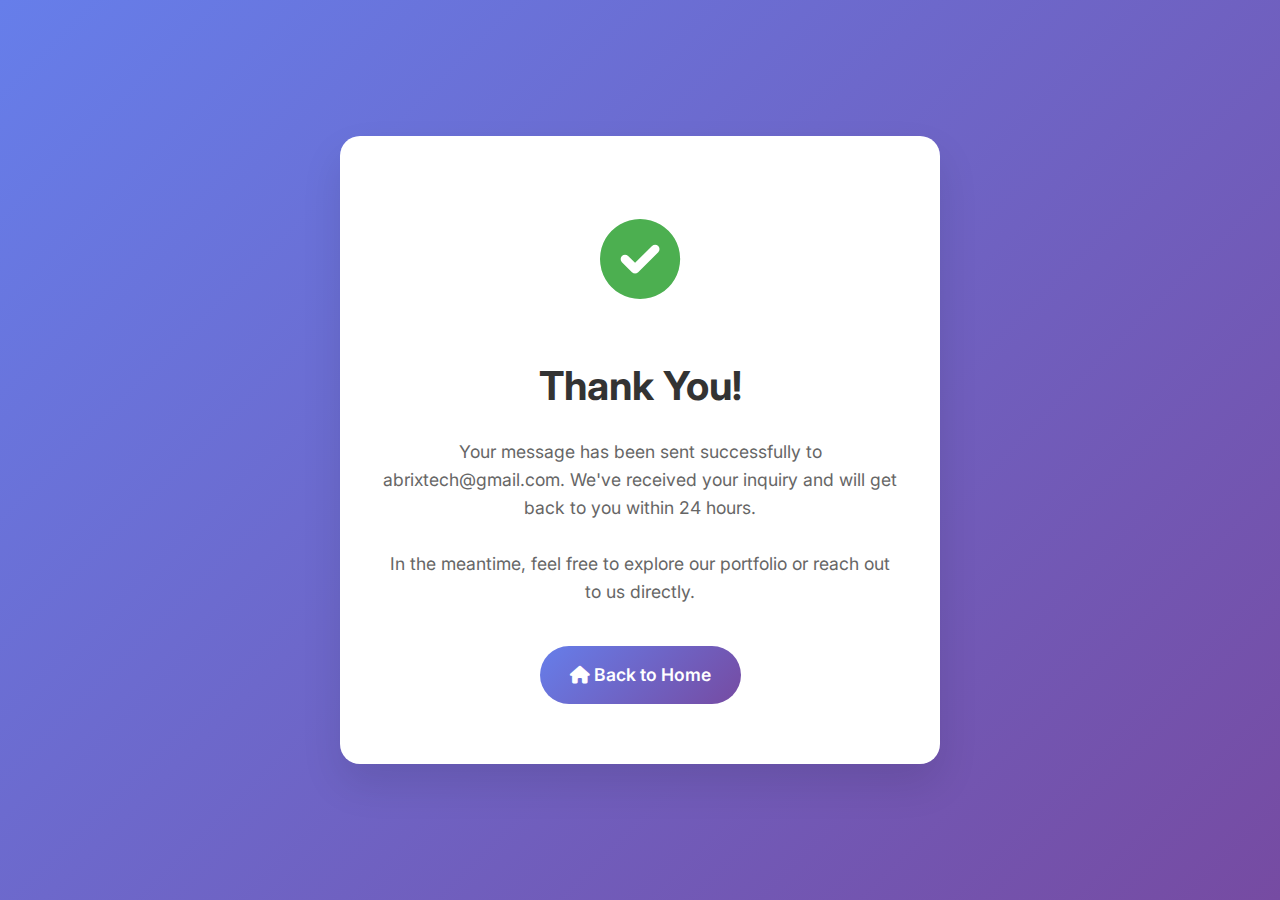
<file: thank-you.html>
<!DOCTYPE html>
<html lang="en">
<head>
    <meta charset="UTF-8">
    <meta name="viewport" content="width=device-width, initial-scale=1.0">
    <title>Thank You - Abrix Tech</title>
    <link rel="stylesheet" href="styles.css">
    <link href="https://cdnjs.cloudflare.com/ajax/libs/font-awesome/6.0.0/css/all.min.css" rel="stylesheet">
    <link href="https://fonts.googleapis.com/css2?family=Inter:wght@300;400;500;600;700;800&display=swap" rel="stylesheet">
    <style>
        .thank-you-container {
            min-height: 100vh;
            display: flex;
            align-items: center;
            justify-content: center;
            background: linear-gradient(135deg, #667eea 0%, #764ba2 100%);
            padding: 20px;
        }
        
        .thank-you-content {
            background: white;
            padding: 60px 40px;
            border-radius: 20px;
            text-align: center;
            max-width: 600px;
            box-shadow: 0 20px 40px rgba(0,0,0,0.1);
        }
        
        .thank-you-icon {
            font-size: 80px;
            color: #4CAF50;
            margin-bottom: 30px;
        }
        
        .thank-you-title {
            font-size: 2.5rem;
            font-weight: 700;
            color: #333;
            margin-bottom: 20px;
        }
        
        .thank-you-message {
            font-size: 1.1rem;
            color: #666;
            line-height: 1.6;
            margin-bottom: 40px;
        }
        
        .back-home-btn {
            background: linear-gradient(135deg, #667eea 0%, #764ba2 100%);
            color: white;
            padding: 15px 30px;
            border: none;
            border-radius: 50px;
            font-size: 1.1rem;
            font-weight: 600;
            cursor: pointer;
            text-decoration: none;
            display: inline-block;
            transition: transform 0.3s ease;
        }
        
        .back-home-btn:hover {
            transform: translateY(-2px);
        }
    </style>
</head>
<body>
    <div class="thank-you-container">
        <div class="thank-you-content">
            <div class="thank-you-icon">
                <i class="fas fa-check-circle"></i>
            </div>
            <h1 class="thank-you-title">Thank You!</h1>
            <p class="thank-you-message">
                Your message has been sent successfully to abrixtech@gmail.com. 
                We've received your inquiry and will get back to you within 24 hours.
                <br><br>
                In the meantime, feel free to explore our portfolio or reach out to us directly.
            </p>
            <a href="index.html" class="back-home-btn">
                <i class="fas fa-home"></i> Back to Home
            </a>
        </div>
    </div>
</body>
</html>
</file>
<file: styles.css>
/* Reset and Base Styles */
* {
    margin: 0;
    padding: 0;
    box-sizing: border-box;
}

body {
    font-family: 'Inter', sans-serif;
    background-color: #ffffff;
    color: #333333;
    line-height: 1.6;
    overflow-x: hidden;
}

.container {
    max-width: 1200px;
    margin: 0 auto;
    padding: 0 20px;
}

/* Header/Navigation */
.header {
    position: fixed;
    top: 0;
    left: 0;
    right: 0;
    z-index: 1000;
    padding: 0; /* handled inside nav and pseudo panel */
}

:root { --header-opacity: 0.48; }

/* Frosted panel behind the nav with requested margins */
.header::before {
    content: "";
    position: absolute;
    top: 16px;
    bottom: 16px;
    left: 32px;
    right: 32px;
    background-color: rgba(9, 8, 8, var(--header-opacity));
    backdrop-filter: blur(10px);
    -webkit-backdrop-filter: blur(10px);
    border: 1px solid rgba(255, 255, 255, 0.06);
    border-radius: 16px;
    z-index: 0;
}

.nav {
    display: flex;
    justify-content: space-between;
    align-items: center;
    max-width: 1200px;
    margin: 0 auto;
    padding: 48px 20px; /* adjusted vertical padding */
    position: relative; /* to sit above frosted panel */
    z-index: 1;
}

.nav-logo {
    display: flex;
    align-items: center;
    gap: 10px;
}

.logo-link {
    display: block;
    text-decoration: none;
    transition: transform 0.3s ease;
}

.logo-link:hover {
    transform: scale(1.05);
}

.logo-image {
    height: 42px; /* slightly smaller */
    width: auto;
    object-fit: contain;
    filter: brightness(1.1) contrast(1.1);
}

.nav-links {
    display: flex;
    list-style: none;
    gap: 30px;
}

.nav-links a {
    color: #ffffff;
    text-decoration: none;
    font-weight: 500;
    transition: color 0.3s ease;
}

    .nav-links a:hover {
        color: #1dac4b;
    }

    .nav-right {
        display: flex;
        align-items: center;
        gap: 15px;
    }

    /* Mobile Menu Button - Hidden on Desktop */
    .mobile-menu-btn {
        display: none;
    }

    .mobile-menu-overlay {
        display: none;
    }

.cta-button {
    background-color: #1dac4b;
    color: #ffffff;
    border: none;
    padding: 12px 24px;
    border-radius: 6px;
    font-weight: 600;
    cursor: pointer;
    transition: background-color 0.3s ease;
}

.cta-button:hover {
    background-color: #169a3f;
}

/* Hero Contact Button Specific Styling */
.hero-contact {
    background: linear-gradient(135deg, #1dac4b, #2dd36f) !important;
    padding: 20px 40px !important;
    border-radius: 15px !important;
    font-size: 1.3rem !important;
    font-weight: 700 !important;
    box-shadow: 0 8px 25px rgba(29, 172, 75, 0.3) !important;
    position: relative !important;
    overflow: hidden !important;
    transition: all 0.3s ease !important;
}

.hero-contact::before {
    content: '';
    position: absolute;
    top: 0;
    left: -100%;
    width: 100%;
    height: 100%;
    background: linear-gradient(90deg, transparent, rgba(255, 255, 255, 0.2), transparent);
    transition: left 0.5s ease;
}

.hero-contact:hover {
    background: linear-gradient(135deg, #2dd36f, #1dac4b) !important;
    transform: translateY(-3px) !important;
    box-shadow: 0 12px 35px rgba(29, 172, 75, 0.4) !important;
}

.hero-contact:hover::before {
    left: 100%;
}

/* Hero Section */
.hero {
    min-height: 100vh;
    display: flex;
    align-items: center;
    position: relative;
    padding-top: 100px;
}

.hero-content {
    display: flex;
    flex-direction: column;
    justify-content: center;
    align-items: center;
    max-width: 1200px;
    margin: 0 auto;
    padding: 0 20px;
    position: relative;
    z-index: 2;
}

.hero-text h1 {
    font-size: 4rem;
    font-weight: 800;
    line-height: 1.1;
    margin-bottom: 20px;
    text-shadow: 2px 2px 4px rgba(0, 0, 0, 0.5);
    text-align: center;
    color: #ffffff;
}

.highlight {
    color: #1dac4b;
}

.hero-text p {
    font-size: 1.4rem;
    color: #ffffff;
    margin-bottom: 40px;
    width: 100%;
    text-shadow: 1px 1px 2px rgba(0, 0, 0, 0.5);
    text-align: center;
    line-height: 1.6;
    letter-spacing: 0.1em;
}

.hero-actions {
    display: flex;
    justify-content: center;
    align-items: center;
    width: 100%;
}



.hero-background {
    position: absolute;
    top: 0;
    left: 0;
    right: 0;
    bottom: 0;
    z-index: -1;
    overflow: hidden;
}

.hero-bg-image {
    width: 100%;
    height: 100%;
    object-fit: cover;
    object-position: center;
    position: absolute;
    top: 0;
    left: 0;
    right: 0;
    bottom: 0;
}

.hero-overlay {
    position: absolute;
    top: 0;
    left: 0;
    right: 0;
    bottom: 0;
    background-color: rgba(0, 0, 0, 0.7);
    z-index: 1;
    width: 100%;
    height: 100%;
}

/* Hero Slider */
.hero-slider {
    position: relative;
    width: 100%;
    height: 100%;
}

.hero-slide {
    position: absolute;
    top: 0;
    left: 0;
    width: 100%;
    height: 100%;
    opacity: 0;
    transition: opacity 2s ease-in-out;
}

.hero-slide.active {
    opacity: 1;
}

.hero-slide img {
    width: 100%;
    height: 100%;
    object-fit: cover;
    object-position: center;
}

/* Floating Arrow */
.hero-arrow {
    position: absolute;
    bottom: 40px;
    left: 50%;
    transform: translateX(-50%);
    z-index: 2;
    animation: float 3s ease-in-out infinite;
    cursor: pointer;
}

.floating-arrow {
    width: 30px;
    height: 30px;
    filter: invert(1);
    opacity: 0.8;
    transition: opacity 0.3s ease;
}

.floating-arrow:hover {
    opacity: 1;
}

@keyframes float {
    0%, 100% {
        transform: translateX(-50%) translateY(0px);
    }
    50% {
        transform: translateX(-50%) translateY(-10px);
    }
}

/* About Section */
.about {
    padding: 80px 0;
    background: linear-gradient(135deg, #f8f9fa 0%, #ffffff 100%);
    position: relative;
    overflow: hidden;
}

.about::before {
    content: '';
    position: absolute;
    top: 0;
    left: 0;
    right: 0;
    bottom: 0;
    background-image: 
        radial-gradient(circle at 20% 80%, rgba(29, 172, 75, 0.08) 0%, transparent 50%),
        radial-gradient(circle at 80% 20%, rgba(45, 211, 111, 0.08) 0%, transparent 50%),
        radial-gradient(circle at 40% 40%, rgba(29, 172, 75, 0.05) 0%, transparent 50%);
    pointer-events: none;
}

/* Mobile responsive fixes for About section */
@media (max-width: 768px) {
    .about {
        padding: 60px 0;
    }
    
    .about::before {
        background-image: 
            radial-gradient(circle at 30% 70%, rgba(29, 172, 75, 0.06) 0%, transparent 40%),
            radial-gradient(circle at 70% 30%, rgba(45, 211, 111, 0.06) 0%, transparent 40%);
    }
    
    .about-content {
        grid-template-columns: 1fr;
        gap: 40px;
        text-align: center;
    }
    
    .about-text h2 {
        font-size: 2rem;
        margin-bottom: 30px;
    }
    
    .about-text p {
        font-size: 1rem;
        line-height: 1.6;
        margin-bottom: 15px;
    }
    
    .section-title {
        font-size: 2rem;
    }
    
    .slogan-container {
        padding: 12px 20px;
        margin: 15px auto;
    }
    
    .section-slogan {
        font-size: 1rem;
        letter-spacing: 0.1em;
    }
}

@media (max-width: 480px) {
    .about {
        padding: 40px 0;
    }
    
    .about::before {
        background-image: 
            radial-gradient(circle at 50% 50%, rgba(29, 172, 75, 0.04) 0%, transparent 30%);
    }
    
    .about-text h2 {
        font-size: 1.8rem;
        margin-bottom: 25px;
    }
    
    .about-text p {
        font-size: 0.95rem;
        line-height: 1.5;
    }
    
    .section-title {
        font-size: 1.8rem;
    }
    
    .slogan-container {
        padding: 10px 16px;
        margin: 12px auto;
    }
    
    .section-slogan {
        font-size: 0.9rem;
        letter-spacing: 0.08em;
    }
}

.section-header {
    text-align: center;
    margin-bottom: 60px;
    position: relative;
    z-index: 1;
}

.section-title {
    font-size: 2.5rem;
    font-weight: 800;
    margin-bottom: 15px;
    color: #333333;
    position: relative;
}

.section-title::after {
    content: '';
    position: absolute;
    bottom: -8px;
    left: 50%;
    transform: translateX(-50%);
    width: 80px;
    height: 4px;
    background: linear-gradient(90deg, #1dac4b, #2dd36f);
    border-radius: 2px;
}

/* Remove green line specifically from About section */
.about .section-title::after {
    display: none;
}

.slogan-container {
    background: linear-gradient(135deg, rgba(29, 172, 75, 0.1) 0%, rgba(45, 211, 111, 0.1) 100%);
    border: 2px solid #1dac4b;
    border-radius: 50px;
    padding: 15px 30px;
    margin: 20px auto;
    max-width: fit-content;
    position: relative;
    overflow: hidden;
}

.slogan-container::before {
    content: '';
    position: absolute;
    top: 0;
    left: -100%;
    width: 100%;
    height: 100%;
    background: linear-gradient(90deg, transparent, rgba(29, 172, 75, 0.2), transparent);
    transition: left 0.6s ease;
}

.slogan-container:hover::before {
    left: 100%;
}

.section-slogan {
    font-size: 1.2rem;
    color: #1dac4b;
    font-weight: 800;
    text-transform: uppercase;
    letter-spacing: 0.15em;
    margin: 0;
    position: relative;
    z-index: 1;
    text-shadow: 0 1px 2px rgba(0, 0, 0, 0.1);
}

.about-content {
    display: grid;
    grid-template-columns: 1fr 1fr;
    gap: 100px;
    align-items: center;
    position: relative;
    z-index: 1;
}

.about-text h2 {
    font-size: 2.5rem;
    font-weight: 700;
    margin-bottom: 40px;
    line-height: 1.2;
}

.about-text {
    padding: 20px 0;
}

.about-text p {
    font-style: italic;
    font-size: 1.1rem;
    line-height: 1.8;
    color: #666666;
    margin-bottom: 18px;
}

.about-approach {
    font-size: 1.5rem;
    font-weight: 700;
    color: #1dac4b;
    margin: 25px 0 18px 0;
    font-style: normal;
}

.about-stats {
    display: flex;
    gap: 60px;
    margin-top: 40px;
}

.about-stats .stat h3 {
    font-size: 2rem;
    font-weight: 800;
    color: #1dac4b;
    margin-bottom: 5px;
}

.about-stats .stat p {
    font-size: 0.9rem;
    color: #666666;
    font-weight: 500;
}

.about-images {
    display: flex;
    justify-content: center;
    align-items: center;
    height: 100%;
}

.about-image-square {
    width: 100%;
    max-width: 520px;
    aspect-ratio: 1 / 1;
    object-fit: cover;
    border-radius: 16px;
    box-shadow: 0 10px 30px rgba(0,0,0,0.35);
}

.image-overlap {
    position: relative;
    display: grid;
    grid-template-columns: 1fr 1fr;
    gap: 20px;
}

.image-overlap img {
    width: 100%;
    height: 300px;
    object-fit: cover;
    border-radius: 10px;
    transition: transform 0.3s ease;
}

.image-overlap img:hover {
    transform: scale(1.05);
}

/* Services Section */
.services {
    padding: 80px 0;
    position: relative;
    overflow: hidden;
}

.services-background {
    position: absolute;
    top: 50%;
    left: 50%;
    transform: translate(-50%, -50%);
    z-index: -1;
    opacity: 0.1;
}

.services-background .large-text {
    font-size: 8rem;
    font-weight: 900;
    color: #ffffff;
    white-space: nowrap;
    line-height: 1;
}

.services-content h2 {
    font-size: 3rem;
    font-weight: 800;
    margin-bottom: 60px;
    text-align: center;
    position: relative;
}

.services-content h2::after {
    content: '';
    position: absolute;
    bottom: -15px;
    left: 50%;
    transform: translateX(-50%);
    width: 80px;
    height: 4px;
    background: linear-gradient(90deg, #1dac4b, #2dd36f);
    border-radius: 2px;
}

.services-content .small {
    font-size: 1rem;
    font-weight: 500;
    color: #cccccc;
    display: block;
    margin-bottom: 10px;
}

.services-content .services-subtitle {
    text-align: center;
    color: #666666;
    max-width: 800px;
    margin: -30px auto 50px;
    line-height: 1.7;
    letter-spacing: 0.02em;
}

.services-lead {
    text-align: center;
    color: #666666;
    max-width: 800px;
    margin: 0 auto 30px;
    line-height: 1.7;
    letter-spacing: 0.02em;
}

.services-explore {
    text-align: center;
    color: #1dac4b;
    font-weight: 600;
    font-size: 1.1rem;
    margin-bottom: 40px;
    text-transform: uppercase;
    letter-spacing: 0.1em;
}

.services-grid {
    display: grid;
    grid-template-columns: repeat(3, 1fr);
    gap: 40px;
    margin-bottom: 40px;
}

.services-slider {
    position: relative;
}

.services-page {
    display: none;
}

.services-page.active {
    display: block;
}

.services-nav {
    position: absolute;
    right: -80px;
    top: 50%;
    transform: translateY(-50%);
    z-index: 10;
}

.services-nav button {
    background: #1dac4b;
    color: #ffffff;
    border: none;
    width: 50px;
    height: 50px;
    border-radius: 50%;
    cursor: pointer;
    font-size: 1.2rem;
    transition: all 0.3s ease;
    display: none;
    align-items: center;
    justify-content: center;
}

.services-nav button.active {
    display: flex;
}

.services-nav button:hover {
    background: #169a3f;
    transform: scale(1.1);
}

    .services-nav button:disabled {
        background: #cccccc;
        cursor: not-allowed;
        transform: none;
    }

    /* Let's Build Section */
    .lets-build {
        position: relative;
        padding: 0;
        margin: 0;
        overflow: hidden;
        display: flex;
        align-items: center;
        justify-content: center;
        width: fit-content;
        height: fit-content;
    }

    .lets-build-background {
        position: relative;
        width: auto;
        height: auto;
        z-index: 1;
    }

    .lets-build-bg {
        display: block;
        max-width: 100%;
        height: auto;
        filter: blur(2px);
    }

    .lets-build-overlay {
        position: absolute;
        top: 0;
        left: 0;
        right: 0;
        bottom: 0;
        background-color: rgba(0, 0, 0, 0.5);
        z-index: 2;
    }

    .lets-build-content {
        position: absolute;
        top: 50%;
        left: 50%;
        transform: translate(-50%, -50%);
        z-index: 3;
        text-align: center;
        max-width: 800px;
        padding: 20px;
    }

    .lets-build-content h2 {
        font-size: 2.5rem;
        font-weight: 800;
        color: #ffffff;
        margin-bottom: 30px;
        text-shadow: 2px 2px 4px rgba(0, 0, 0, 0.5);
    }

    .lets-build-content p {
        font-size: 1.2rem;
        color: #ffffff;
        margin-bottom: 40px;
        line-height: 1.7;
        text-shadow: 1px 1px 2px rgba(0, 0, 0, 0.5);
    }

    .lets-build-btn {
        background: #1dac4b;
        color: #ffffff;
        border: 2px solid #1dac4b;
        padding: 15px 30px;
        font-size: 1.1rem;
        font-weight: 600;
        border-radius: 8px;
        cursor: pointer;
        transition: all 0.3s ease;
        text-decoration: none;
        display: inline-block;
    }

    .lets-build-btn:hover {
        background: #169a3f;
        border-color: #169a3f;
        transform: translateY(-2px);
        box-shadow: 0 8px 25px rgba(29, 172, 75, 0.3);
    }

    /* Project Modal Styles */
    .project-modal {
        position: fixed;
        top: 0;
        left: 0;
        width: 100%;
        height: 100%;
        background-color: rgba(0, 0, 0, 0.8);
        display: none;
        justify-content: center;
        align-items: center;
        z-index: 1000;
    }

    .project-modal__backdrop {
        position: absolute;
        top: 0;
        left: 0;
        width: 100%;
        height: 100%;
        cursor: pointer;
    }

    .project-modal__dialog {
        position: relative;
        background: white;
        border-radius: 12px;
        padding: 30px;
        max-width: 800px;
        max-height: 80vh;
        overflow-y: auto;
        margin: 20px;
        box-shadow: 0 20px 60px rgba(0, 0, 0, 0.3);
    }

    .project-modal__close {
        position: absolute;
        top: 15px;
        right: 20px;
        background: none;
        border: none;
        font-size: 24px;
        cursor: pointer;
        color: #666;
        width: 30px;
        height: 30px;
        display: flex;
        align-items: center;
        justify-content: center;
        border-radius: 50%;
        transition: all 0.3s ease;
    }

    .project-modal__close:hover {
        background: #f0f0f0;
        color: #333;
    }

    .project-modal__content {
        margin-top: 10px;
    }

    .project-modal__title {
        font-size: 2rem;
        font-weight: 700;
        color: #1dac4b;
        margin-bottom: 20px;
        padding-right: 40px;
        text-align: center;
    }

    .project-modal__content p {
        font-size: 1.1rem;
        line-height: 1.7;
        color: #666;
        margin-bottom: 20px;
    }

    .project-modal__content ul {
        margin: 20px 0;
        padding-left: 20px;
    }

    .project-modal__content li {
        font-size: 1.1rem;
        line-height: 1.6;
        color: #666;
        margin-bottom: 10px;
    }

    .project-modal__content strong {
        color: #333;
        font-weight: 600;
    }

.service-card {
    background-color: #f8f9fa;
    padding: 40px;
    border-radius: 15px;
    border: 1px solid #e9ecef;
    transition: all 0.3s ease;
    position: relative;
    overflow: hidden;
    cursor: pointer;
}

.service-card::before {
    content: '';
    position: absolute;
    top: 0;
    left: -100%;
    width: 100%;
    height: 100%;
    background: linear-gradient(90deg, transparent, rgba(29, 172, 75, 0.1), transparent);
    transition: left 0.5s ease;
}

.service-card:hover {
    transform: translateY(-10px) scale(1.02);
    border-color: #1dac4b;
    box-shadow: 0 15px 35px rgba(0, 0, 0, 0.1), 0 8px 15px rgba(29, 172, 75, 0.2);
    background-color: #ffffff;
}

.service-card:hover::before {
    left: 100%;
}

.service-icon {
    width: 60px;
    height: 60px;
    background-color: #1dac4b;
    border-radius: 10px;
    display: flex;
    align-items: center;
    justify-content: center;
    margin-bottom: 20px;
    transition: all 0.3s ease;
}

.service-card:hover .service-icon {
    transform: scale(1.1) rotate(5deg);
    background: linear-gradient(135deg, #1dac4b, #2dd36f);
    box-shadow: 0 8px 20px rgba(29, 172, 75, 0.3);
}

.service-icon i {
    font-size: 1.5rem;
    color: #ffffff;
}

.service-card h3 {
    font-size: 1.5rem;
    font-weight: 600;
    margin-bottom: 15px;
    transition: color 0.3s ease;
}

.service-card:hover h3 {
    color: #1dac4b;
}

.service-card p {
    color: #666666;
    margin-bottom: 20px;
    line-height: 1.6;
}

.learn-more {
    color: #1dac4b;
    text-decoration: none;
    font-weight: 500;
    display: flex;
    align-items: center;
    gap: 8px;
    transition: gap 0.3s ease;
}

.learn-more:hover {
    gap: 12px;
}

/* Portfolio Section */
.portfolio {
    padding: 80px 0;
    position: relative;
    overflow: hidden;
    background-color: #ffffff;
}

.portfolio-background {
    position: absolute;
    top: 50%;
    left: 50%;
    transform: translate(-50%, -50%);
    z-index: -1;
    opacity: 0.1;
}

.portfolio-background .large-text {
    font-size: 6rem;
    font-weight: 900;
    color: #333333;
    white-space: nowrap;
    line-height: 1;
}

.portfolio-content h2 {
    font-size: 3rem;
    font-weight: 800;
    margin-bottom: 20px;
    text-align: center;
    color: #333333;
}

.portfolio-content h2::after {
    content: '';
    display: block;
    width: 80px;
    height: 4px;
    background: linear-gradient(135deg, #1dac4b, #2dd36f);
    margin: 20px auto 0;
    border-radius: 2px;
}

.portfolio-subtitle {
    font-size: 1.2rem;
    color: #666666;
    text-align: center;
    margin-bottom: 60px;
    max-width: 600px;
    margin-left: auto;
    margin-right: auto;
}

.portfolio-item {
    display: grid;
    grid-template-columns: 1fr 1fr;
    gap: 80px;
    margin-bottom: 60px;
    align-items: center;
}



.portfolio-text h3 {
    font-size: 0.9rem;
    color: #666666;
    margin-bottom: 5px;
}

.portfolio-text .subtitle {
    font-size: 1rem;
    color: #1dac4b;
    margin-bottom: 15px;
    font-weight: 600;
}

.portfolio-text h4 {
    font-size: 2.5rem;
    font-weight: 700;
    margin-bottom: 20px;
    color: #333333;
}

.portfolio-text p {
    color: #666666;
    margin-bottom: 30px;
    line-height: 1.7;
    letter-spacing: 0.02em;
}

.project-button-container {
    display: flex;
    justify-content: flex-start;
    align-items: center;
    margin-top: 25px;
}

.view-project {
    background-color: #1dac4b;
    color: #ffffff;
    border: none;
    padding: 15px 30px;
    border-radius: 8px;
    font-weight: 600;
    cursor: pointer;
    transition: background-color 0.3s ease;
    text-decoration: none;
    display: inline-block;
}

.view-project:hover {
    background-color: #169a3f;
}

.portfolio-image img {
    width: 100%;
    height: 500px;
    object-fit: cover;
    border-radius: 15px;
    transition: none !important;
    transform: none !important;
}

.portfolio-image img:hover {
    transform: none !important;
    transition: none !important;
}

.portfolio-image {
    animation: none !important;
}

.portfolio-image * {
    animation: none !important;
    transition: none !important;
}

/* Footer */
.footer {
    background-color: #0f0f0f;
    padding: 60px 0 20px;
    color: #ffffff;
}

.footer-content {
    display: grid;
    grid-template-columns: 1fr 1fr auto;
    gap: 100px;
    margin-bottom: 60px;
    align-items: start;
}

.footer-logo {
    align-self: end;
    margin-top: 60px;
}

.footer-logo .logo-link {
    display: block;
    margin-bottom: 15px;
}

    .footer-slogan {
        color: #ffffff;
        font-size: 0.8rem;
        font-weight: 600;
        text-transform: uppercase;
        letter-spacing: 0.1em;
        margin: 0;
        white-space: nowrap;
    }

.footer-section h3 {
    font-size: 1.2rem;
    font-weight: 700;
    margin-bottom: 25px;
    color: #1dac4b;
    text-align: center;
    width: 100%;
}

.footer-section p {
    color: #cccccc;
    line-height: 1.6;
    margin-bottom: 15px;
}

.contact-info {
    display: flex;
    flex-direction: column;
    gap: 20px;
}

.contact-item {
    display: flex;
    align-items: center;
    gap: 15px;
}

    .contact-item .contact-icon {
        background: transparent;
        color: #1dac4b;
        width: 35px;
        height: 35px;
        border: 2px solid #1dac4b;
        border-radius: 8px;
        display: flex;
        align-items: center;
        justify-content: center;
        flex-shrink: 0;
        margin-top: 2px;
    }

.contact-item .contact-icon i {
    font-size: 1rem;
}

.contact-item .contact-text p {
    margin: 0;
    color: #cccccc;
    font-size: 0.9rem;
}

.footer-section ul {
    list-style: none;
    padding: 0;
}

.footer-section ul li {
    margin-bottom: 10px;
}

.footer-section ul li a {
    color: #cccccc;
    text-decoration: none;
    transition: color 0.3s ease;
}

.footer-section ul li a:hover {
    color: #1dac4b;
}

.footer-section:last-child {
    justify-self: end;
    margin-right: 0;
}

.footer-section:nth-child(2) {
    justify-self: center;
    text-align: center;
}

.social-icons {
    display: flex;
    gap: 15px;
}

.social-icons a {
    width: 40px;
    height: 40px;
    background: rgba(255, 255, 255, 0.1);
    border-radius: 8px;
    display: flex;
    align-items: center;
    justify-content: center;
    color: #ffffff;
    text-decoration: none;
    transition: all 0.3s ease;
    cursor: pointer;
    position: relative;
    z-index: 1;
}

.social-icons a:hover {
    background-color: #1dac4b;
    transform: scale(1.1);
}

.social-icons a i {
    font-size: 1.2rem;
    pointer-events: none;
}

/* Success Modal */
.success-modal {
    display: none;
    position: fixed;
    top: 0;
    left: 0;
    width: 100%;
    height: 100%;
    z-index: 1000;
    background-color: rgba(0, 0, 0, 0.5);
    backdrop-filter: blur(5px);
}

.success-modal__backdrop {
    position: absolute;
    top: 0;
    left: 0;
    width: 100%;
    height: 100%;
    cursor: pointer;
}

.success-modal__dialog {
    position: absolute;
    top: 50%;
    left: 50%;
    transform: translate(-50%, -50%);
    background: white;
    padding: 40px;
    border-radius: 20px;
    text-align: center;
    max-width: 400px;
    width: 90%;
    box-shadow: 0 20px 60px rgba(0, 0, 0, 0.3);
    animation: modalSlideIn 0.3s ease-out;
}

.success-modal__icon {
    font-size: 3rem;
    color: #1dac4b;
    margin-bottom: 20px;
}

.success-modal__title {
    font-size: 1.5rem;
    font-weight: 700;
    color: #333;
    margin-bottom: 15px;
}

.success-modal__message {
    color: #666;
    line-height: 1.6;
    margin-bottom: 25px;
}

.success-modal__close {
    background: #1dac4b;
    color: white;
    border: none;
    padding: 12px 24px;
    border-radius: 8px;
    font-weight: 600;
    cursor: pointer;
    transition: all 0.3s ease;
}

.success-modal__close:hover {
    background: #2dd36f;
    transform: translateY(-2px);
}

@keyframes modalSlideIn {
    from {
        opacity: 0;
        transform: translate(-50%, -60%);
    }
    to {
        opacity: 1;
        transform: translate(-50%, -50%);
    }
}

.footer-bottom {
    border-top: 1px solid #333333;
    padding-top: 20px;
    text-align: center;
}

.footer-bottom p {
    color: #666666;
    font-size: 0.9rem;
    margin: 0;
}

/* Responsive Design */
@media (max-width: 768px) {
    .nav-links {
        display: none;
    }
    
    .nav {
        justify-content: space-between;
        padding: 15px 15px;
        align-items: center;
        max-width: 100%;
        width: 100%;
        margin: 0;
        box-sizing: border-box;
    }
    
    .nav-logo {
        flex-shrink: 0;
        max-width: 40%;
        overflow: hidden;
    }
    
    .logo-image {
        height: 30px;
        width: auto;
        max-width: 100%;
    }
    
    .nav-right {
        display: flex;
        align-items: center;
        gap: 6px;
        flex-shrink: 0;
        max-width: 50%;
    }
    
    .cta-button {
        font-size: 11px;
        padding: 6px 12px;
        white-space: nowrap;
        min-width: 0;
    }
    
    /* Adjust header frosted panel for mobile */
    .header::before {
        left: 10px;
        right: 10px;
        top: 10px;
        bottom: 10px;
    }
    
    .mobile-menu-btn {
        display: flex;
        flex-direction: column;
        justify-content: center;
        align-items: center;
        width: 40px;
        height: 40px;
        background: none;
        border: none;
        cursor: pointer;
        padding: 0;
        z-index: 1001;
        flex-shrink: 0;
    }
    
    .hamburger-line {
        width: 24px;
        height: 2px;
        background-color: #ffffff;
        margin: 3px 0;
        transition: all 0.3s ease;
        border-radius: 1px;
    }
    
    .mobile-menu-btn.active .hamburger-line:nth-child(1) {
        transform: rotate(45deg) translate(5px, 5px);
    }
    
    .mobile-menu-btn.active .hamburger-line:nth-child(2) {
        opacity: 0;
    }
    
    .mobile-menu-btn.active .hamburger-line:nth-child(3) {
        transform: rotate(-45deg) translate(7px, -6px);
    }
    
    .mobile-menu-overlay {
        position: fixed;
        top: 0;
        right: -100%;
        width: 280px;
        height: 100vh;
        background: rgba(9, 8, 8, 0.95);
        backdrop-filter: blur(15px);
        -webkit-backdrop-filter: blur(15px);
        border-left: 1px solid rgba(255, 255, 255, 0.1);
        z-index: 1000;
        transition: right 0.3s ease;
        display: flex;
        align-items: center;
        justify-content: center;
    }
    
    .mobile-menu-overlay.active {
        right: 0;
    }
    
    .mobile-menu-content {
        width: 100%;
        padding: 60px 30px 40px 30px;
        text-align: center;
        display: flex;
        flex-direction: column;
        justify-content: flex-start;
        align-items: center;
        height: 100%;
    }
    
    .mobile-menu-close {
        position: absolute;
        top: 25px;
        right: 25px;
        background: rgba(255, 255, 255, 0.1);
        border: none;
        color: #ffffff;
        font-size: 20px;
        cursor: pointer;
        padding: 12px;
        border-radius: 50%;
        width: 45px;
        height: 45px;
        display: flex;
        align-items: center;
        justify-content: center;
        transition: all 0.3s ease;
    }
    
    .mobile-menu-close:hover {
        background: rgba(255, 255, 255, 0.2);
        transform: scale(1.1);
    }
    
    .mobile-nav-links {
        list-style: none;
        margin: 60px 0 40px 0;
        width: 100%;
    }
    
    .mobile-nav-links li {
        margin: 0;
        border-bottom: 1px solid rgba(255, 255, 255, 0.1);
    }
    
    .mobile-nav-links li:last-child {
        border-bottom: none;
    }
    
    .mobile-nav-links a {
        color: #ffffff;
        text-decoration: none;
        font-size: 20px;
        font-weight: 500;
        transition: all 0.3s ease;
        display: block;
        padding: 20px 0;
        text-align: center;
        position: relative;
    }
    
    .mobile-nav-links a::after {
        content: '';
        position: absolute;
        bottom: 0;
        left: 50%;
        width: 0;
        height: 2px;
        background: #1dac4b;
        transition: all 0.3s ease;
        transform: translateX(-50%);
    }
    
    .mobile-nav-links a:hover::after {
        width: 50px;
    }
    
    .mobile-nav-links a:hover {
        color: #1dac4b;
    }
    
    .mobile-cta-button {
        background: linear-gradient(135deg, #1dac4b 0%, #2dd36f 100%);
        color: white;
        border: none;
        padding: 18px 40px;
        border-radius: 50px;
        font-weight: 600;
        font-size: 18px;
        cursor: pointer;
        transition: all 0.3s ease;
        margin-top: 40px;
        width: 100%;
        max-width: 200px;
        box-shadow: 0 4px 15px rgba(29, 172, 75, 0.2);
    }
    
    .mobile-cta-button:hover {
        transform: translateY(-2px);
        box-shadow: 0 10px 25px rgba(29, 172, 75, 0.3);
    }

    .hero-content {
        text-align: center;
        padding: 0 20px;
    }

    .hero-text h1 {
        font-size: 2.5rem;
    }

    .about-content {
        flex-direction: column;
        gap: 40px;
    }

    .about-stats {
        grid-template-columns: repeat(2, 1fr);
    }

    .portfolio-item {
        flex-direction: column;
        text-align: center;
    }

    .contact-buttons {
        flex-direction: column;
        align-items: center;
    }

    .services-grid {
        grid-template-columns: 1fr;
    }

    .services-nav {
        justify-content: center;
    }

    .services-nav button {
        width: 40px;
        height: 40px;
    }

    .lets-build-content h2 {
        font-size: 2rem;
    }

    .lets-build-content p {
        font-size: 1rem;
    }
    
    /* Let's Build Section Mobile Fixes */
    .lets-build {
        width: 100%;
        height: auto;
        min-height: 350px;
        position: relative;
        margin: 40px 0;
    }
    
    .lets-build-background {
        width: 100%;
        height: 100%;
        position: absolute;
        top: 0;
        left: 0;
    }
    
    .lets-build-bg {
        width: 100%;
        height: 100%;
        object-fit: cover;
        filter: blur(1px);
    }
    
    .lets-build-overlay {
        background-color: rgba(0, 0, 0, 0.6);
    }
    
    .lets-build-content {
        padding: 30px 20px;
        max-width: 90%;
        width: 100%;
        position: absolute;
        top: 50%;
        left: 50%;
        transform: translate(-50%, -50%);
        z-index: 3;
    }
    
    .lets-build-content h2 {
        margin-bottom: 20px;
        line-height: 1.2;
    }
    
    .lets-build-content p {
        margin-bottom: 25px;
        line-height: 1.5;
    }
    
    .lets-build-btn {
        padding: 14px 28px;
        font-size: 1.1rem;
        margin-top: 20px;
        border-radius: 10px;
        box-shadow: 0 4px 15px rgba(29, 172, 75, 0.3);
    }
}

@media (max-width: 480px) {
    .container {
        padding: 0 15px;
    }

    .hero-text h1 {
        font-size: 2rem;
    }

    .services-background .large-text,
    .portfolio-background .large-text,
    .contact-background .large-text {
        font-size: 3rem;
    }

    .service-card,
    .portfolio-item {
        margin-bottom: 30px;
    }
    
    /* Let's Build Section Small Mobile Fixes */
    .lets-build {
        min-height: 280px;
        margin: 30px 0;
    }
    
    .lets-build-content {
        padding: 25px 15px;
        max-width: 95%;
    }
    
    .lets-build-content h2 {
        font-size: 1.8rem;
        margin-bottom: 15px;
        line-height: 1.3;
    }
    
    .lets-build-content p {
        font-size: 1rem;
        margin-bottom: 20px;
        line-height: 1.4;
    }
    
    .lets-build-btn {
        padding: 12px 24px;
        font-size: 1rem;
        margin-top: 15px;
        border-radius: 8px;
    }
}

/* Contact Section */
.contact-section {
    background: #ffffff;
    color: #333333;
    padding: 80px 24px;
    border-radius: 24px;
    margin: 0 32px;
    position: relative;
    overflow: hidden;
}

.contact-section::before {
    content: '';
    position: absolute;
    top: 0;
    left: 0;
    right: 0;
    bottom: 0;
    background: linear-gradient(135deg, rgba(29, 172, 75, 0.05) 0%, rgba(45, 211, 111, 0.05) 100%);
    pointer-events: none;
}

.contact-header {
    text-align: center;
    margin-bottom: 60px;
    position: relative;
    z-index: 1;
}

.contact-badge {
    display: inline-block;
    background: linear-gradient(135deg, #1dac4b, #2dd36f);
    color: white;
    padding: 8px 20px;
    border-radius: 25px;
    font-size: 0.9rem;
    font-weight: 600;
    text-transform: uppercase;
    letter-spacing: 0.1em;
    margin-bottom: 20px;
    box-shadow: 0 4px 15px rgba(29, 172, 75, 0.3);
    animation: pulse 2s infinite;
}

@keyframes pulse {
    0% {
        box-shadow: 0 0 0 0 rgba(29, 172, 75, 0.7);
    }
    70% {
        box-shadow: 0 0 0 10px rgba(29, 172, 75, 0);
    }
    100% {
        box-shadow: 0 0 0 0 rgba(29, 172, 75, 0);
    }
}

.contact-content {
    display: flex;
    justify-content: center;
    align-items: center;
    position: relative;
    z-index: 1;
}

.inquiry-section {
    background: #0B0A0A;
    color: #ffffff;
    padding: 80px 24px;
    border-radius: 24px;
    margin: 0 32px;
}

.inquiry-grid {
    display: grid;
    grid-template-columns: 1fr;
    gap: 40px;
    align-items: start;
}

.inquiry-image-wrap {
    display: none;
}

.inquiry-image {
    width: 100%;
    height: 300px;
    border-radius: 15px;
    overflow: hidden;
    box-shadow: 0 5px 15px rgba(0, 0, 0, 0.1);
}

.inquiry-form {
    width: 100%;
    max-width: 900px;
    background: #f8f9fa;
    border: 1px solid #e9ecef;
    border-radius: 20px;
    padding: 50px;
    box-shadow: 0 8px 25px rgba(0, 0, 0, 0.08);
}

.inquiry-title {
    font-size: 2.2rem;
    font-weight: 800;
    margin-bottom: 16px;
    position: relative;
    color: #333333;
    text-align: center;
}

.inquiry-title::after {
    content: '';
    position: absolute;
    bottom: -8px;
    left: 50%;
    transform: translateX(-50%);
    width: 80px;
    height: 4px;
    background: linear-gradient(90deg, #1dac4b, #2dd36f);
    border-radius: 2px;
}

.inquiry-subtitle {
    color: #666666;
    margin-bottom: 40px;
    line-height: 1.7;
    text-align: center;
    font-size: 1.1rem;
}

.form-row { margin-bottom: 35px; }

.inquiry-form input,
.inquiry-form textarea {
    width: 100%;
    background: #ffffff;
    border: 2px solid #e9ecef;
    color: #333333;
    padding: 22px 28px;
    border-radius: 15px;
    font-family: 'Inter', sans-serif;
    font-size: 1.05rem;
    transition: all 0.3s ease;
}

.inquiry-form input::placeholder,
.inquiry-form textarea::placeholder {
    color: #999999;
}

.inquiry-form input:focus,
.inquiry-form textarea:focus {
    outline: none;
    border-color: #1dac4b;
    box-shadow: 0 0 0 3px rgba(29, 172, 75, 0.15);
    background: #ffffff;
    transform: translateY(-2px);
}

.inquiry-submit {
    margin-top: 20px;
    width: 100%;
    display: flex;
    align-items: center;
    justify-content: center;
    gap: 10px;
    padding: 18px 30px;
    font-size: 1.1rem;
    font-weight: 600;
    border-radius: 12px;
    transition: all 0.3s ease;
    background: linear-gradient(135deg, #1dac4b, #2dd36f);
    color: white;
    border: none;
    cursor: pointer;
}

.inquiry-submit:hover {
    transform: translateY(-2px);
    box-shadow: 0 8px 25px rgba(29, 172, 75, 0.3);
}

.inquiry-submit i {
    font-size: 1rem;
}

.services-section {
    margin-bottom: 40px;
}

.services-title {
    font-size: 1.2rem;
    font-weight: 600;
    color: #333333;
    margin-bottom: 25px;
    text-align: center;
}

.services-grid {
    display: grid;
    grid-template-columns: repeat(3, 1fr);
    gap: 20px;
    margin-bottom: 30px;
}

.service-checkbox {
    display: flex;
    align-items: center;
    gap: 12px;
    padding: 15px;
    background: #ffffff;
    border: 1px solid #e9ecef;
    border-radius: 12px;
    transition: all 0.3s ease;
    box-shadow: 0 2px 8px rgba(0, 0, 0, 0.05);
}

.service-checkbox:hover {
    background: #f8f9fa;
    border-color: #1dac4b;
    transform: translateY(-2px);
    box-shadow: 0 4px 12px rgba(0, 0, 0, 0.1);
}

.service-checkbox input[type="checkbox"] {
    width: 20px;
    height: 20px;
    accent-color: #1dac4b;
    cursor: pointer;
    flex-shrink: 0;
}

.service-checkbox label {
    color: #333333;
    font-size: 0.95rem;
    cursor: pointer;
    font-weight: 500;
    line-height: 1.4;
}

@media (max-width: 900px) {
    .contact-content {
        padding: 0 20px;
    }

    .inquiry-form {
        padding: 0;
    }

    .services-grid {
        grid-template-columns: repeat(2, 1fr);
    }

    .inquiry-grid {
        grid-template-columns: 1fr;
    }

    .inquiry-image { max-width: 100%; }
}

@media (max-width: 600px) {
    .contact-section {
        padding: 60px 0;
    }

    .inquiry-form {
        padding: 20px;
    }

    .services-grid {
        grid-template-columns: 1fr;
    }

    .service-checkbox {
        padding: 10px 12px;
    }

    .contact-badge {
        font-size: 0.7rem;
        padding: 6px 12px;
    }
}

/* How We Work Section */
.how-we-work {
    background: linear-gradient(135deg, #f8f9fa 0%, #ffffff 100%);
    padding: 100px 0;
    position: relative;
    overflow: hidden;
}

.how-we-work::before {
    content: '';
    position: absolute;
    top: 0;
    left: 0;
    right: 0;
    bottom: 0;
    background-image: 
        radial-gradient(circle at 20% 80%, rgba(29, 172, 75, 0.1) 0%, transparent 50%),
        radial-gradient(circle at 80% 20%, rgba(45, 211, 111, 0.1) 0%, transparent 50%);
    pointer-events: none;
}

.hww-title {
    font-size: 3rem;
    font-weight: 800;
    text-align: center;
    color: #333333;
    margin-bottom: 20px;
    position: relative;
    z-index: 1;
}

.hww-title::after {
    content: '';
    display: block;
    width: 100px;
    height: 4px;
    background: linear-gradient(135deg, #1dac4b, #2dd36f);
    margin: 20px auto 0;
    border-radius: 2px;
    box-shadow: 0 2px 10px rgba(29, 172, 75, 0.3);
}

.hww-header {
    text-align: center;
    margin-bottom: 80px;
    position: relative;
    z-index: 1;
}

.hww-badge {
    display: inline-block;
    background: linear-gradient(135deg, #1dac4b, #2dd36f);
    color: white;
    padding: 8px 16px;
    border-radius: 20px;
    font-size: 0.8rem;
    font-weight: 600;
    text-transform: uppercase;
    letter-spacing: 0.1em;
    margin-bottom: 20px;
    animation: pulse 2s infinite;
}

.hww-subtitle {
    font-size: 1.2rem;
    color: #666666;
    max-width: 600px;
    margin: 0 auto;
    line-height: 1.6;
    position: relative;
    z-index: 1;
}

.workflow-container {
    max-width: 1200px;
    margin: 0 auto;
    position: relative;
    z-index: 1;
}

.workflow-row {
    display: flex;
    justify-content: center;
    align-items: center;
    gap: 20px;
    margin-bottom: 20px;
}

.workflow-step {
    background: linear-gradient(145deg, #ffffff, #f8f9fa);
    border: 2px solid #000000;
    border-radius: 20px;
    padding: 25px 20px;
    width: 200px;
    min-height: 130px;
    text-align: center;
    box-shadow: 0 8px 25px rgba(0, 0, 0, 0.08), 0 4px 10px rgba(0, 0, 0, 0.05);
    transition: all 0.4s cubic-bezier(0.175, 0.885, 0.32, 1.275);
    position: relative;
    overflow: hidden;
}

.workflow-step::before {
    content: '';
    position: absolute;
    top: 0;
    left: -100%;
    width: 100%;
    height: 100%;
    background: linear-gradient(90deg, transparent, rgba(29, 172, 75, 0.1), transparent);
    transition: left 0.6s ease;
}

.workflow-step:hover {
    transform: translateY(-8px) scale(1.02);
    box-shadow: 0 15px 35px rgba(0, 0, 0, 0.15), 0 8px 15px rgba(0, 0, 0, 0.1);
    border-color: #1dac4b;
}

.workflow-step:hover::before {
    left: 100%;
}

.workflow-step h3 { 
    font-size: 1.1rem; 
    margin: 8px 0 6px; 
    color: #333333;
    font-weight: 600;
    position: relative;
    z-index: 1;
}

.workflow-step p { 
    color: #666666; 
    font-size: 0.9rem; 
    line-height: 1.5;
    position: relative;
    z-index: 1;
}

.step-number {
    display: inline-block;
    font-weight: 800;
    color: #1dac4b;
    font-size: 1rem;
    margin-bottom: 12px;
    background: linear-gradient(135deg, #1dac4b, #2dd36f);
    -webkit-background-clip: text;
    -webkit-text-fill-color: transparent;
    background-clip: text;
    position: relative;
    z-index: 1;
}

.workflow-arrow {
    color: #1dac4b;
    font-size: 2rem;
    font-weight: bold;
    margin: 0 15px;
    transition: all 0.3s ease;
    position: relative;
    z-index: 1;
}

.workflow-arrow:hover {
    transform: scale(1.2);
    color: #2dd36f;
}

.workflow-arrow-down {
    color: #1dac4b;
    font-size: 2rem;
    font-weight: bold;
    text-align: center;
    margin: 15px 0;
    transition: all 0.3s ease;
    position: relative;
    z-index: 1;
}

.workflow-arrow-down:hover {
    transform: scale(1.2);
    color: #2dd36f;
}

.iterate-icon {
    font-size: 2rem;
    color: #1dac4b;
}

.iterate-icon i {
    animation: rotate 2s linear infinite;
}

@keyframes rotate {
    from { transform: rotate(0deg); }
    to { transform: rotate(360deg); }
}

/* Comprehensive Mobile Responsive Design */

/* Tablet Styles (max-width: 900px) */
@media (max-width: 900px) {
    .container {
        padding: 0 20px;
    }
    
    /* Header */
    .nav-links {
        gap: 20px;
    }
    
    .nav-links a {
        font-size: 0.9rem;
    }
    
    /* Hero Section */
    .hero-text h1 {
        font-size: 2.5rem;
    }
    
    .hero-text p {
        font-size: 1rem;
    }
    
    /* Services Section */
    .services-grid {
        grid-template-columns: repeat(2, 1fr);
        gap: 20px;
    }
    
    .service-card {
        padding: 25px 20px;
    }
    
    /* Portfolio Section */
    .portfolio-item {
        grid-template-columns: 1fr;
        gap: 30px;
        text-align: center;
    }
    
    .portfolio-image img {
        height: 300px;
    }
    

    

    
    /* How We Work */
    .workflow-row {
        flex-wrap: wrap;
        gap: 15px;
    }
    
    .workflow-step {
        width: 180px;
        min-height: 100px;
        padding: 20px 15px;
    }
    
    /* Contact Form */
    .inquiry-form {
        padding: 30px;
    }
    
    .services-grid {
        grid-template-columns: repeat(2, 1fr);
    }
}

/* Mobile Styles (max-width: 768px) */
@media (max-width: 768px) {
    .container {
        padding: 0 15px;
    }
    
    /* Header */
    .header::before {
        top: 4px;
        bottom: 4px;
        left: 8px;
        right: 8px;
        border-radius: 10px;
    }
    
    .nav {
        padding: 16px 10px;
        max-width: 100%;
    }
    
    .nav-logo {
        gap: 8px;
    }
    
    .logo-image {
        height: 32px;
    }
    
    .nav-links {
        display: none;
    }
    
    .cta-button {
        padding: 8px 16px;
        font-size: 0.85rem;
    }
    
    /* Add top margin to hero section to prevent overlap */
    .hero {
        margin-top: 90px;
    }
    
    .hero-content {
        text-align: center;
        padding: 0 20px;
    }
    
    .hero-text h1 {
        font-size: 2rem;
    }
    
    .hero-text p {
        font-size: 0.95rem;
    }
    
    /* About Section */
    .about-content {
        grid-template-columns: 1fr;
        gap: 40px;
        text-align: center;
    }
    
    .about-text h2 {
        font-size: 2rem;
        margin-bottom: 30px;
    }
    
    .about-text p {
        font-size: 1rem;
        line-height: 1.6;
        margin-bottom: 15px;
    }
    
    /* Services Section */
    .services-grid {
        grid-template-columns: 1fr;
        gap: 20px;
    }
    
    .service-card {
        padding: 20px;
    }
    
    .services-nav {
        justify-content: center;
    }
    
    .services-nav button {
        width: 40px;
        height: 40px;
    }
    
    /* Portfolio Section */
    .portfolio-content h2 {
        font-size: 2.5rem;
    }
    
    .portfolio-subtitle {
        font-size: 1rem;
        margin-bottom: 40px;
    }
    
    .portfolio-text h4 {
        font-size: 2rem;
    }
    
    .portfolio-text h3 {
        font-size: 0.8rem;
    }
    
    .portfolio-text p {
        font-size: 0.95rem;
        line-height: 1.5;
    }
    
    /* How We Work */
    .hww-title {
        font-size: 2.5rem;
    }
    
    .hww-subtitle {
        font-size: 1rem;
    }
    
    .workflow-row {
        flex-direction: column;
        gap: 15px;
    }
    
    .workflow-step {
        width: 100%;
        max-width: 300px;
        min-height: 90px;
        padding: 15px;
    }
    
    .workflow-arrow {
        transform: rotate(90deg);
        margin: 5px 0;
    }
    
    /* Contact Section */
    .contact-section {
        padding: 60px 15px;
        margin: 0 15px;
    }
    
    .inquiry-form {
        padding: 25px;
    }
    
    .inquiry-title {
        font-size: 2rem;
    }
    
    .inquiry-subtitle {
        font-size: 1rem;
    }
    
    .services-grid {
        grid-template-columns: 1fr;
        gap: 15px;
    }
    
    .service-checkbox {
        padding: 12px;
    }
    
    /* Footer */
    .footer-content {
        grid-template-columns: 1fr;
        gap: 40px;
        text-align: center;
    }
    
    .footer-logo {
        align-self: center;
        margin-top: 0;
    }
    
    .footer-section {
        justify-self: center;
    }
}

/* Small Mobile Styles (max-width: 480px) */
@media (max-width: 480px) {
    .container {
        padding: 0 10px;
    }
    
    /* Header */
    .header::before {
        top: 2px;
        bottom: 2px;
        left: 4px;
        right: 4px;
        border-radius: 8px;
    }
    
    .nav {
        padding: 10px 6px;
    }
    
    .logo-image {
        height: 28px;
    }
    
    .cta-button {
        padding: 6px 12px;
        font-size: 0.8rem;
    }
    
    /* Adjust hero margin for smaller screens */
    .hero {
        margin-top: 80px;
    }
    
    /* Hero Section */
    .hero-text h1 {
        font-size: 1.8rem;
    }
    
    .hero-text p {
        font-size: 0.9rem;
    }
    
    .hero-contact {
        padding: 15px 30px !important;
        font-size: 1.1rem !important;
    }
    
    /* About Section */
    .section-title {
        font-size: 1.8rem;
    }
    
    .about-text h2 {
        font-size: 1.8rem;
        margin-bottom: 25px;
    }
    
    .about-text p {
        font-size: 0.95rem;
        line-height: 1.5;
    }
    
    .slogan-container {
        padding: 10px 16px;
        margin: 12px auto;
    }
    
    .section-slogan {
        font-size: 0.9rem;
        letter-spacing: 0.08em;
    }
    
    /* Services Section */
    .service-card {
        padding: 15px;
    }
    
    .service-card h3 {
        font-size: 1.1rem;
    }
    
    .service-card p {
        font-size: 0.9rem;
    }
    
    /* Portfolio Section */
    .portfolio-content h2 {
        font-size: 2rem;
    }
    
    .portfolio-text h4 {
        font-size: 1.8rem;
    }
    
    .portfolio-text p {
        font-size: 0.9rem;
    }
    
    .portfolio-image img {
        height: 200px;
    }
    
    /* How We Work */
    .hww-title {
        font-size: 2rem;
    }
    
    .hww-subtitle {
        font-size: 0.9rem;
    }
    
    .workflow-step {
        padding: 12px;
        min-height: 80px;
    }
    
    .workflow-step h3 {
        font-size: 1rem;
    }
    
    .workflow-step p {
        font-size: 0.8rem;
    }
    
    /* Contact Section */
    .contact-section {
        padding: 40px 10px;
        margin: 0 10px;
    }
    
    .inquiry-form {
        padding: 20px;
    }
    
    .inquiry-title {
        font-size: 1.8rem;
    }
    
    .inquiry-subtitle {
        font-size: 0.9rem;
    }
    
    .inquiry-form input,
    .inquiry-form textarea {
        padding: 15px 20px;
        font-size: 0.95rem;
    }
    
    .service-checkbox {
        padding: 10px;
    }
    
    .service-checkbox label {
        font-size: 0.85rem;
    }
    
    /* Footer */
    .footer {
        padding: 40px 0 20px;
    }
    
    .footer-content {
        gap: 30px;
    }
    
    .footer-section h3 {
        font-size: 1rem;
    }
    
    .footer-section p {
        font-size: 0.85rem;
    }
    
    .social-icons a {
        width: 35px;
        height: 35px;
    }
    
    .social-icons a i {
        font-size: 1rem;
    }
}

/* Extra Small Mobile Styles (max-width: 360px) */
@media (max-width: 360px) {
    .container {
        padding: 0 8px;
    }
    
    /* Header */
    .header::before {
        top: 1px;
        bottom: 1px;
        left: 2px;
        right: 2px;
        border-radius: 6px;
    }
    
    .nav {
        padding: 8px 4px;
    }
    
    .logo-image {
        height: 26px;
    }
    
    .cta-button {
        padding: 5px 10px;
        font-size: 0.75rem;
    }
    
    /* Adjust hero margin for extra small screens */
    .hero {
        margin-top: 70px;
    }
    
    .hero-text h1 {
        font-size: 1.6rem;
    }
    
    .hero-text p {
        font-size: 0.85rem;
    }
    
    .section-title {
        font-size: 1.6rem;
    }
    
    .about-text h2 {
        font-size: 1.6rem;
    }
    
    .portfolio-content h2 {
        font-size: 1.8rem;
    }
    
    .hww-title {
        font-size: 1.8rem;
    }
    
    .inquiry-title {
        font-size: 1.6rem;
    }
    
    .contact-section {
        padding: 30px 8px;
        margin: 0 8px;
    }
    
    .inquiry-form {
        padding: 15px;
    }
}
</file>
